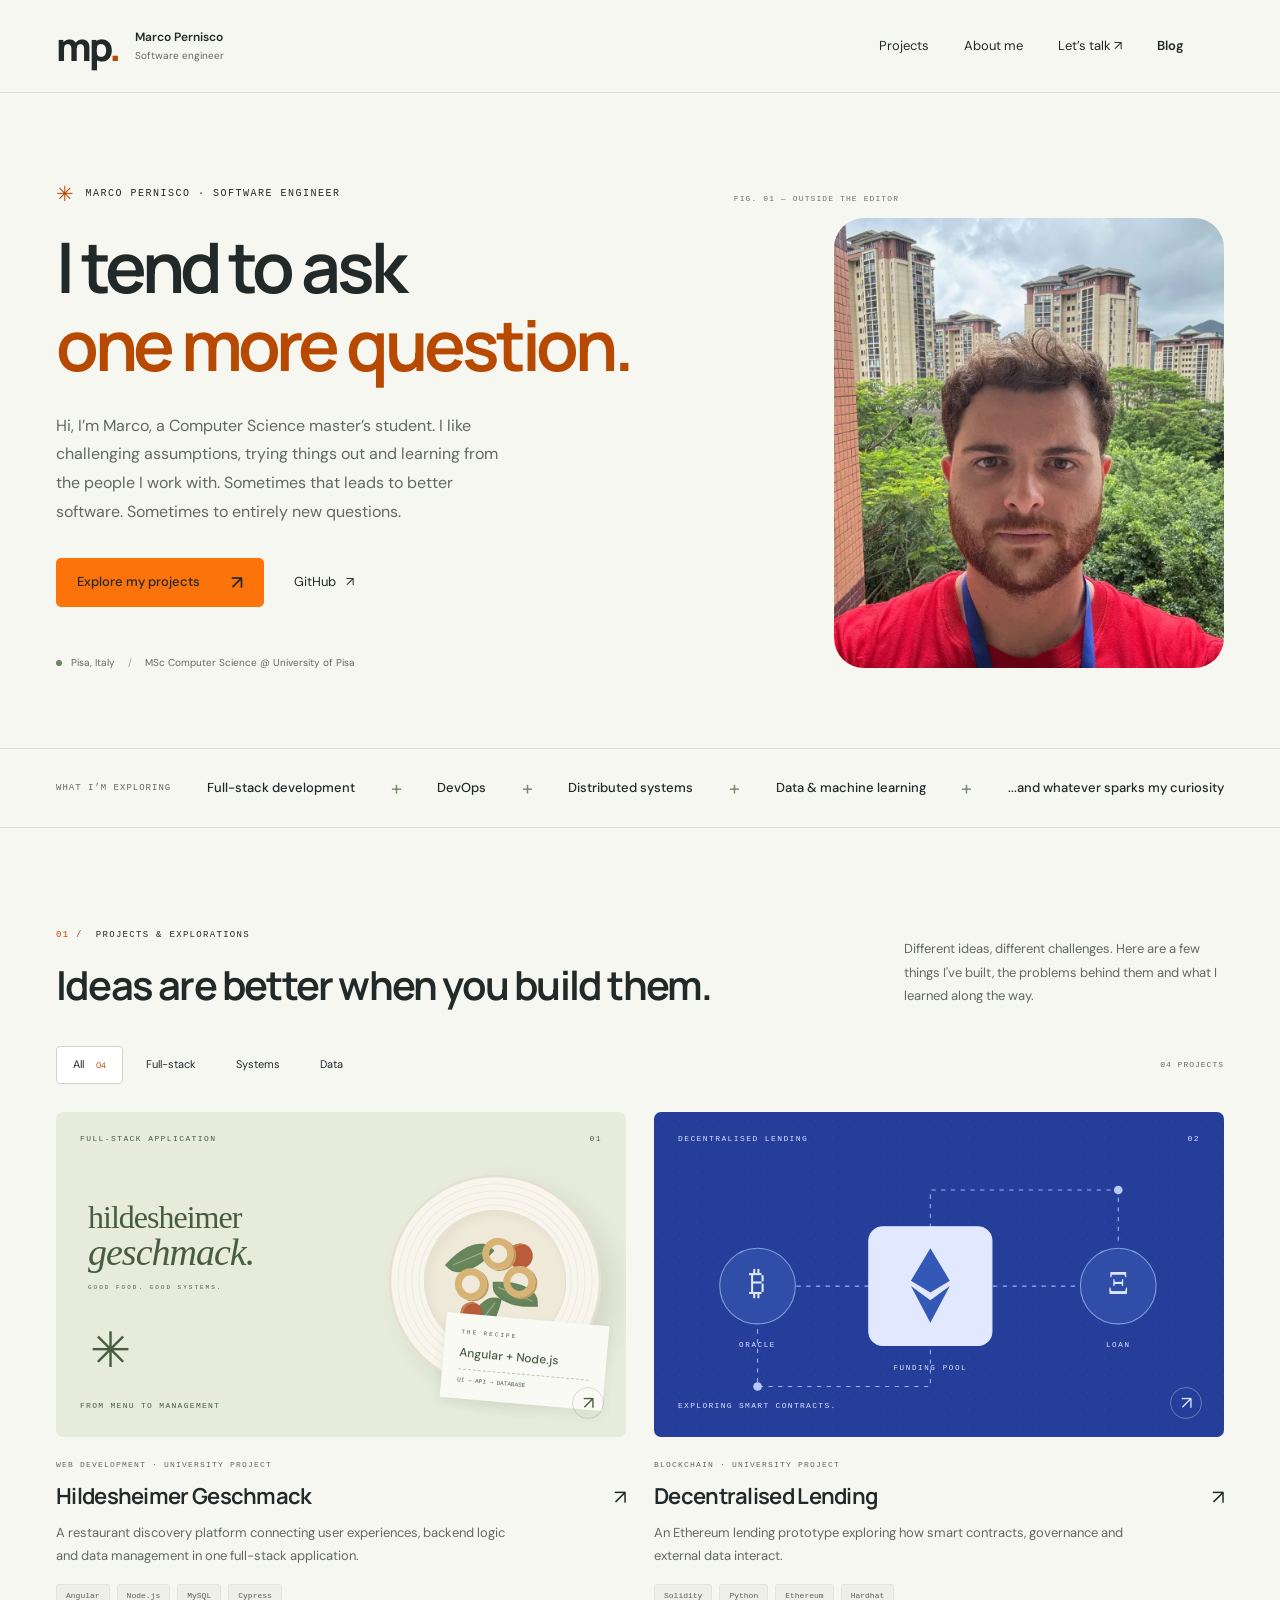
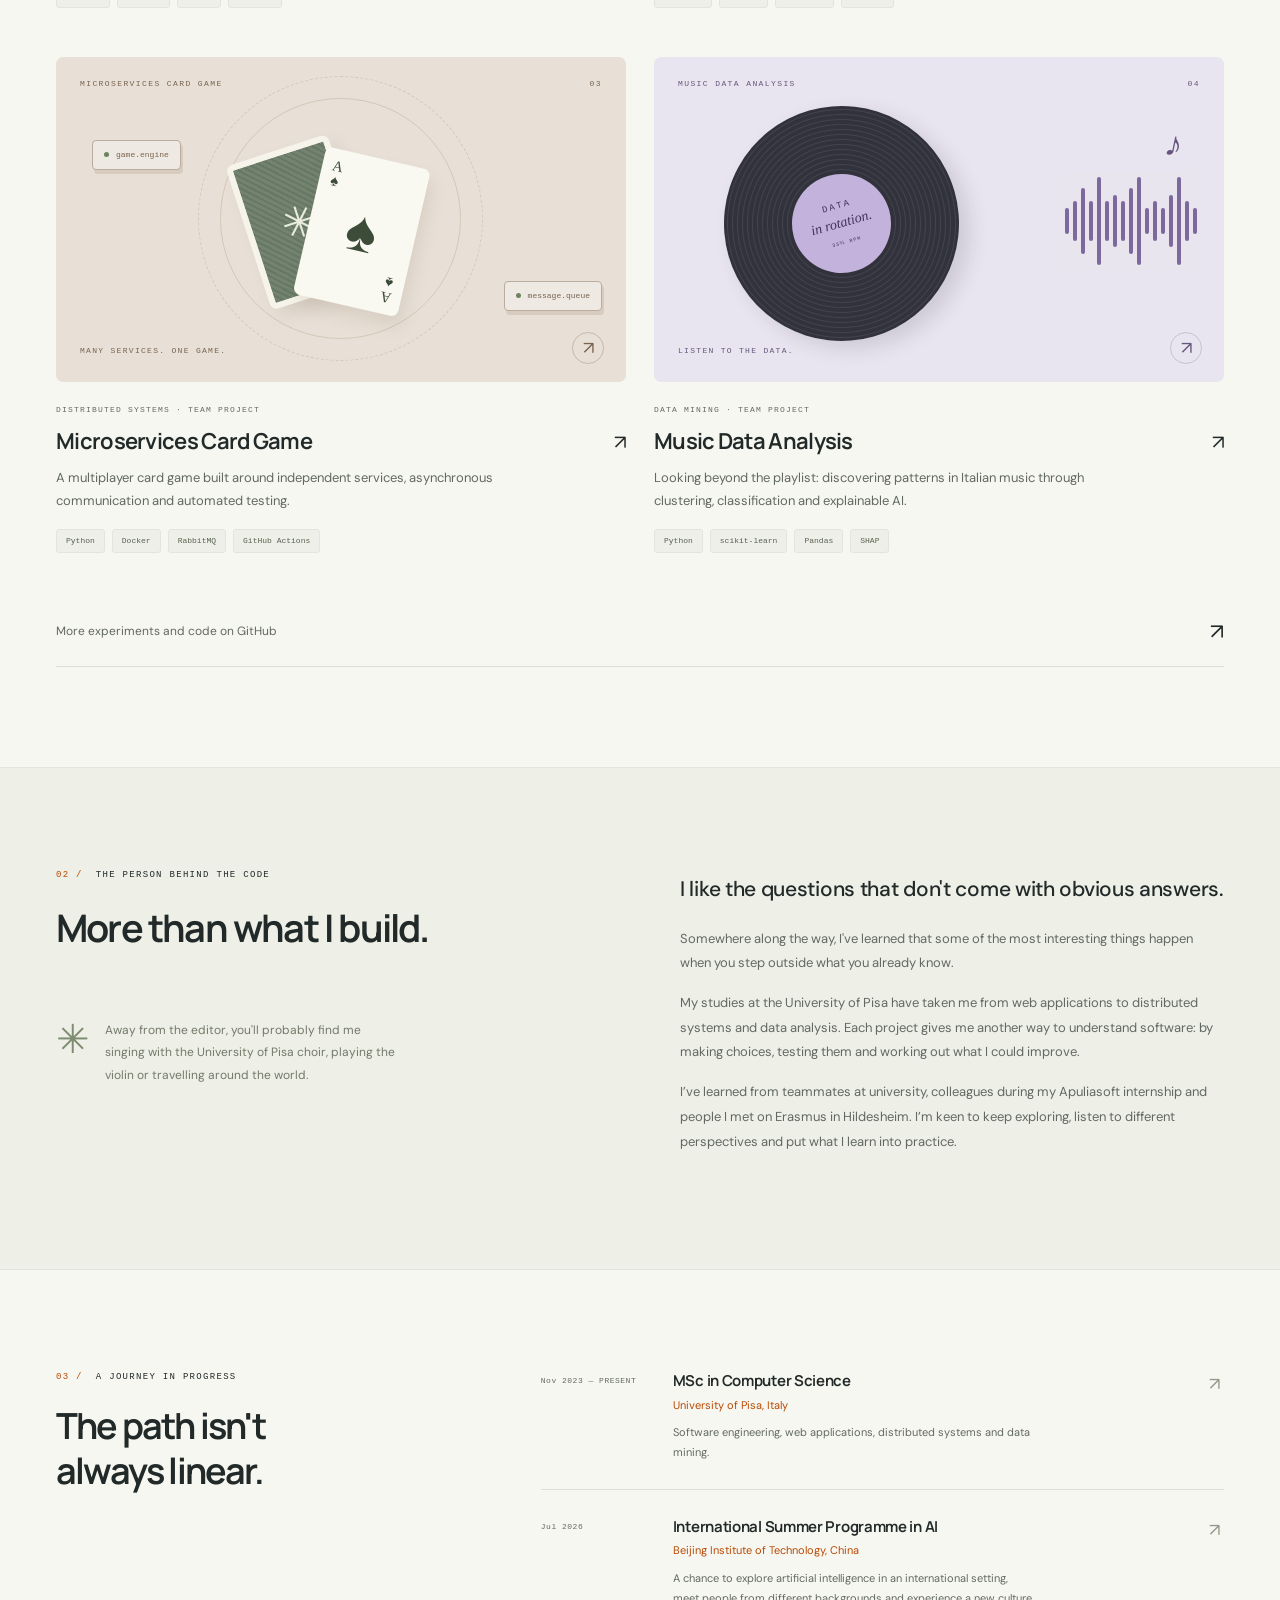
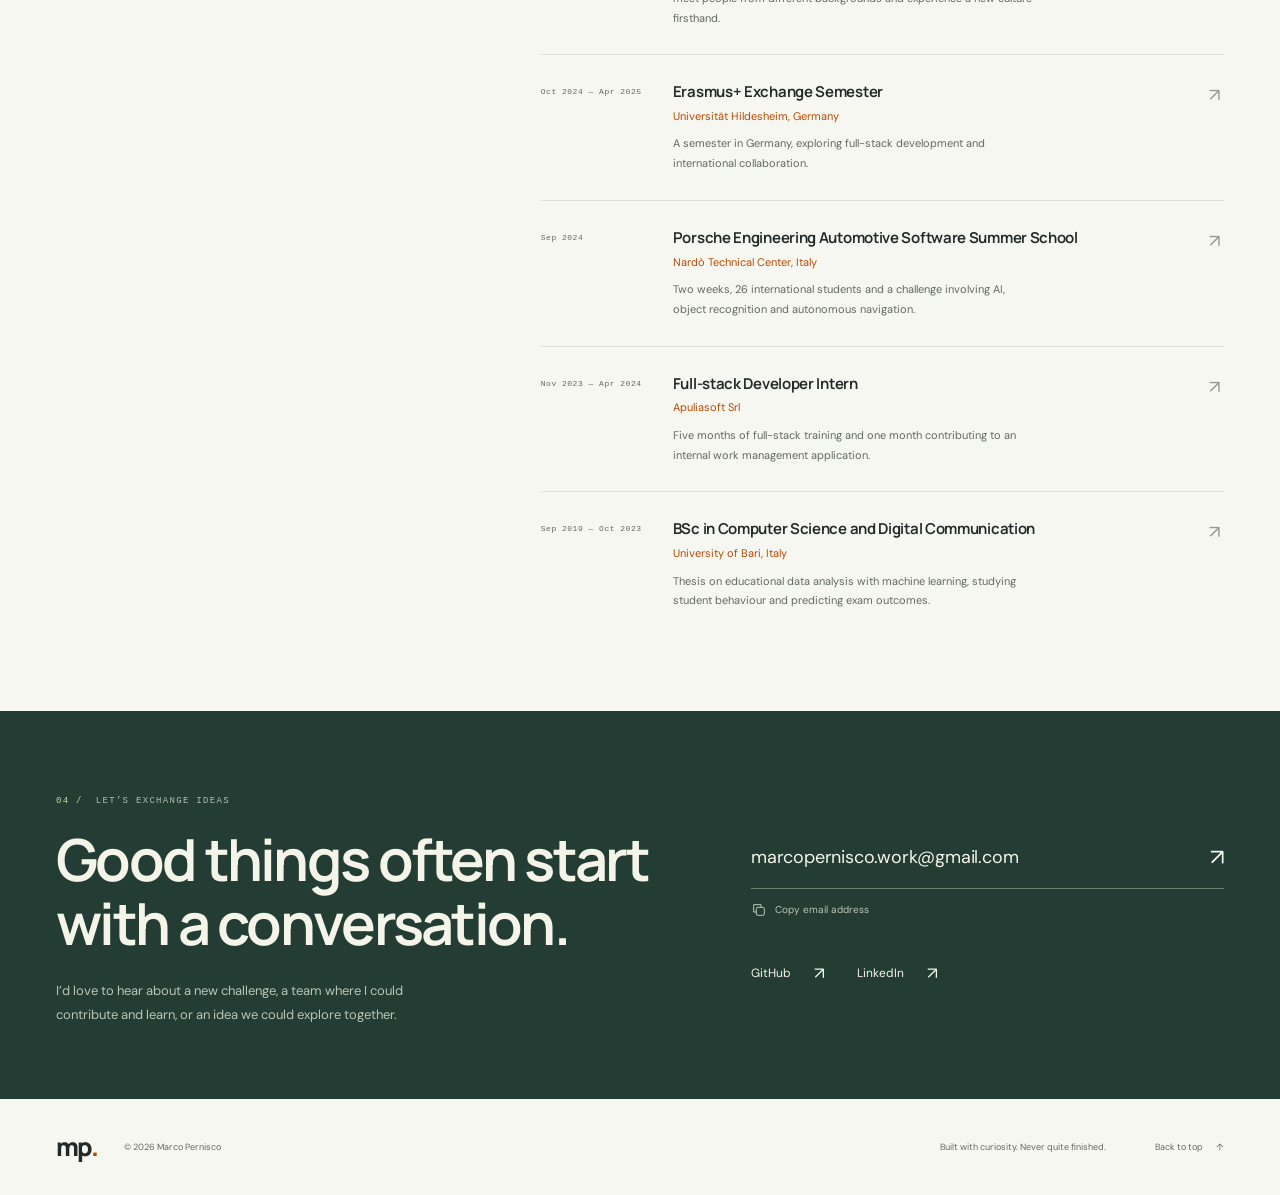
<file: index.html>
<!doctype html>
<html lang="en">
<head>
  <meta charset="utf-8">
  <meta name="viewport" content="width=device-width, initial-scale=1">
  <meta name="theme-color" content="#f7f7f2">
  <meta name="google-site-verification" content="oSBKRZNJfv5PBGhvlJ_uPoG9TiWR5mY82nUakodEQJE">
  <meta name="description" content="Marco Pernisco, software engineer and Computer Science master’s student in Pisa. Exploring new ideas, learning by building and growing through collaboration.">
  <meta property="og:title" content="Marco Pernisco — Software Engineer">
  <meta property="og:description" content="Curious mind. Always learning. Explore the projects, questions and experiences shaping my journey in software engineering.">
  <meta property="og:type" content="website">
  <meta property="og:locale" content="en_GB">
  <meta property="og:site_name" content="Marco Pernisco">
  <meta property="og:url" content="https://marcop-00.github.io/">
  <meta property="og:image" content="https://marcop-00.github.io/assets/og-marco-pernisco.jpg">
  <meta property="og:image:type" content="image/jpeg">
  <meta property="og:image:width" content="1200">
  <meta property="og:image:height" content="630">
  <meta property="og:image:alt" content="Marco Pernisco — Software engineer. Curious mind. Always learning. Portrait of Marco outdoors.">
  <title>Marco Pernisco — Software Engineer</title>
  <link rel="canonical" href="https://marcop-00.github.io/">
  <link rel="icon" href="assets/favicon.png" type="image/png">
  <link rel="stylesheet" href="style.css">
  <script src="script.js" defer></script>
</head>
<body>
  <a class="skip-link" href="#main">Skip to content</a>
  <header class="site-header">
    <div class="container header-inner">
      <a class="brand" href="#home" aria-label="Marco Pernisco, home"><span class="brand-mark">mp<span>.</span></span><span class="brand-name">Marco Pernisco<span>Software engineer</span></span></a>
      <nav class="desktop-nav" aria-label="Main navigation">
        <a href="#projects">Projects</a>
        <a href="#about">About me</a>
        <a href="#contact">Let’s talk ↗</a>
        <a href="blog.html">Blog</a>
      </nav>
      <div class="header-actions">
        <button class="menu-toggle" type="button" aria-expanded="false" aria-controls="mobile-nav" aria-label="Open menu"><span></span><span></span></button>
      </div>
    </div>
    <nav id="mobile-nav" class="mobile-nav" aria-label="Mobile navigation" hidden>
      <a href="#projects">Projects</a><a href="blog.html">Blog</a><a href="#about">About me</a><a href="#contact">Let’s talk ↗</a>
    </nav>
  </header>
  <main id="main">
    <section class="hero container" id="home" aria-labelledby="hero-title">
      <div class="hero-copy">
        <div class="eyebrow"><span class="small-cross" aria-hidden="true">✳</span><span>MARCO PERNISCO · SOFTWARE ENGINEER</span></div>
        <h1 id="hero-title"><span>I tend to ask</span><span class="blue-text">one more question.</span></h1>
        <p class="hero-description">Hi, I’m Marco, a Computer Science master’s student. I like challenging assumptions, trying things out and learning from the people I work with. Sometimes that leads to better software. Sometimes to entirely new questions.</p>
        <div class="hero-actions"><a class="button button-primary" href="#projects"><span>Explore my projects</span><span aria-hidden="true">↗</span></a><a class="text-link" href="https://github.com/Marcop-00" target="_blank" rel="noopener noreferrer">GitHub <span aria-hidden="true">↗</span></a></div>
        <div class="hero-location"><span class="location-dot" aria-hidden="true"></span><span>Pisa, Italy</span><span class="location-separator">/</span><span>MSc Computer Science @ University of Pisa</span></div>
      </div>
      <div class="system-art" aria-label="A portrait of Marco Pernisco outdoors">
        <div class="art-header"><span class="mono">FIG. 01 — <span>OUTSIDE THE EDITOR</span></span></div>
        <div class="system-scene">
          <picture>
            <source type="image/webp" srcset="assets/marco-portrait-480.webp 480w, assets/marco-portrait-768.webp 768w, assets/marco-portrait-1200.webp 1200w" sizes="(max-width: 390px) calc(100vw - 40px), (max-width: 700px) min(390px, calc(100vw - 56px)), (max-width: 900px) calc(45vw - 32px), 390px">
            <img class="system-photo" src="assets/marco-portrait.jpg" width="1200" height="1600" fetchpriority="high" decoding="async" alt="Marco Pernisco outdoors">
          </picture>
        </div>
      </div>
    </section>
    <div class="focus-strip"><div class="container"><span class="mono strip-label">WHAT I’M EXPLORING</span><span>Full-stack development</span><span class="strip-cross" aria-hidden="true">+</span><span>DevOps</span><span class="strip-cross" aria-hidden="true">+</span><span>Distributed systems</span><span class="strip-cross" aria-hidden="true">+</span><span>Data &amp; machine learning</span><span class="strip-cross" aria-hidden="true">+</span><span>...and whatever sparks my curiosity</span></div></div>
    <section class="projects-section container section" id="projects" aria-labelledby="projects-title">
      <div class="section-heading"><div><p class="section-kicker"><span>01 /</span><span>PROJECTS &amp; EXPLORATIONS</span></p><h2 id="projects-title">Ideas are better when you build them.</h2></div><p class="section-intro">Different ideas, different challenges. Here are a few things I've built, the problems behind them and what I learned along the way.</p></div>
      <div class="projects-toolbar"><div class="project-filters" role="group" aria-label="Filter projects"><button class="filter is-active" type="button" data-filter="all" aria-pressed="true"><span>All</span><span class="filter-count">04</span></button><button class="filter" type="button" data-filter="fullstack" aria-pressed="false">Full-stack</button><button class="filter" type="button" data-filter="systems" aria-pressed="false">Systems</button><button class="filter" type="button" data-filter="data" aria-pressed="false">Data</button></div><span class="mono project-count" aria-live="polite">04 <span>PROJECTS</span></span></div>
      <div class="project-grid">
        <article class="project-card" data-category="fullstack">
          <button class="project-visual restaurant-visual" type="button" data-project="restaurant" aria-label="Explore Hildesheimer Geschmack">
            <span class="visual-topline mono">FULL-STACK APPLICATION <span>01</span></span>
            <span class="restaurant-art" aria-hidden="true"><span class="restaurant-wordmark">hildesheimer<span>geschmack.</span><small>GOOD FOOD. GOOD SYSTEMS.</small></span><span class="plate"><span class="plate-center"><i class="leaf leaf-one"></i><i class="leaf leaf-two"></i><i class="leaf leaf-three"></i><i class="tomato tomato-one"></i><i class="tomato tomato-two"></i><i class="pasta pasta-one"></i><i class="pasta pasta-two"></i><i class="pasta pasta-three"></i></span></span><span class="restaurant-star">✳</span><span class="restaurant-ticket"><span>THE RECIPE</span><b>Angular + Node.js</b><i></i><small>UI → API → DATABASE</small></span></span>
            <span class="visual-bottomline mono">FROM MENU TO MANAGEMENT</span><span class="visual-arrow" aria-hidden="true">↗</span>
          </button>
          <div class="project-info"><p class="project-type">WEB DEVELOPMENT · UNIVERSITY PROJECT</p><h3><button type="button" data-project="restaurant">Hildesheimer Geschmack <span aria-hidden="true">↗</span></button></h3><p>A restaurant discovery platform connecting user experiences, backend logic and data management in one full-stack application.</p><div class="tags"><span>Angular</span><span>Node.js</span><span>MySQL</span><span>Cypress</span></div></div>
        </article>
        <article class="project-card" data-category="systems">
          <button class="project-visual lending-visual" type="button" data-project="lending" aria-label="Explore Decentralised Lending">
            <span class="visual-topline mono">DECENTRALISED LENDING <span>02</span></span>
            <span class="lending-art" aria-hidden="true"><svg viewBox="0 0 500 230"><path d="M82 114H186M300 114H416M242 60V25H416V76M242 164V207H82V149"/><circle cx="82" cy="114" r="35"/><circle cx="416" cy="114" r="35"/><rect x="185" y="59" width="114" height="110" rx="13"/><text x="82" y="121" class="coin-symbol">₿</text><text x="416" y="121" class="loan-symbol">Ξ</text><path class="diamond" d="M242 79L260 109L242 120L224 109ZM224 114L242 127L260 114L242 148Z"/><circle class="node" cx="416" cy="25" r="4"/><circle class="node" cx="82" cy="207" r="4"/><text x="82" y="170" class="diagram-label">ORACLE</text><text x="242" y="192" class="diagram-label">FUNDING POOL</text><text x="416" y="170" class="diagram-label">LOAN</text></svg></span>
            <span class="visual-bottomline mono">EXPLORING SMART CONTRACTS.</span><span class="visual-arrow" aria-hidden="true">↗</span>
          </button>
          <div class="project-info"><p class="project-type">BLOCKCHAIN · UNIVERSITY PROJECT</p><h3><button type="button" data-project="lending">Decentralised Lending <span aria-hidden="true">↗</span></button></h3><p>An Ethereum lending prototype exploring how smart contracts, governance and external data interact.</p><div class="tags"><span>Solidity</span><span>Python</span><span>Ethereum</span><span>Hardhat</span></div></div>
        </article>
        <article class="project-card" data-category="systems">
          <button class="project-visual game-visual" type="button" data-project="game" aria-label="Explore Microservices Card Game">
            <span class="visual-topline mono">MICROSERVICES CARD GAME <span>03</span></span>
            <span class="game-art" aria-hidden="true"><span class="game-ring"></span><span class="playing-card card-back"><span>✳</span></span><span class="playing-card card-front"><span class="card-corner">A<br>♠</span><span class="card-suit">♠</span><span class="card-corner corner-bottom">A<br>♠</span></span><span class="service-chip chip-engine"><span></span>game.engine</span><span class="service-chip chip-queue"><span></span>message.queue</span></span>
            <span class="visual-bottomline mono">MANY SERVICES. ONE GAME.</span><span class="visual-arrow" aria-hidden="true">↗</span>
          </button>
          <div class="project-info"><p class="project-type">DISTRIBUTED SYSTEMS · TEAM PROJECT</p><h3><button type="button" data-project="game">Microservices Card Game <span aria-hidden="true">↗</span></button></h3><p>A multiplayer card game built around independent services, asynchronous communication and automated testing.</p><div class="tags"><span>Python</span><span>Docker</span><span>RabbitMQ</span><span>GitHub Actions</span></div></div>
        </article>
        <article class="project-card" data-category="data">
          <button class="project-visual music-visual" type="button" data-project="music" aria-label="Explore Music Data Analysis">
            <span class="visual-topline mono">MUSIC DATA ANALYSIS <span>04</span></span>
            <span class="music-art" aria-hidden="true"><span class="record"><span class="record-label">DATA<br><em>in rotation.</em><span>33⅓ RPM</span></span></span><span class="waveform"><i></i><i></i><i></i><i></i><i></i><i></i><i></i><i></i><i></i><i></i><i></i><i></i><i></i><i></i><i></i><i></i><i></i></span><span class="music-note">♪</span></span>
            <span class="visual-bottomline mono">LISTEN TO THE DATA.</span><span class="visual-arrow" aria-hidden="true">↗</span>
          </button>
          <div class="project-info"><p class="project-type">DATA MINING · TEAM PROJECT</p><h3><button type="button" data-project="music">Music Data Analysis <span aria-hidden="true">↗</span></button></h3><p>Looking beyond the playlist: discovering patterns in Italian music through clustering, classification and explainable AI.</p><div class="tags"><span>Python</span><span>scikit-learn</span><span>Pandas</span><span>SHAP</span></div></div>
        </article>
      </div>
      <a class="all-code-link" href="https://github.com/Marcop-00" target="_blank" rel="noopener noreferrer"><span>More experiments and code on GitHub</span><span aria-hidden="true">↗</span></a>
    </section>
    <section class="about-section section" id="about" aria-labelledby="about-title"><div class="container about-grid">
      <div class="about-heading"><p class="section-kicker"><span>02 /</span><span>THE PERSON BEHIND THE CODE</span></p><h2 id="about-title"><span>More than what I build.</span></h2><div class="personal-note"><span class="note-asterisk" aria-hidden="true">✳</span><p>Away from the editor, you'll probably find me singing with the University of Pisa choir, playing the violin or travelling around the world.</p></div></div>
      <div class="about-content"><p class="about-lead">I like the questions that don't come with obvious answers.</p><p>Somewhere along the way, I've learned that some of the most interesting things happen when you step outside what you already know.</p><p>My studies at the University of Pisa have taken me from web applications to distributed systems and data analysis. Each project gives me another way to understand software: by making choices, testing them and working out what I could improve.</p><p>I’ve learned from teammates at university, colleagues during my Apuliasoft internship and people I met on Erasmus in Hildesheim. I’m keen to keep exploring, listen to different perspectives and put what I learn into practice.</p></div>
    </div></section>
    <section class="journey-section container section" aria-labelledby="journey-title"><div class="journey-layout"><div><p class="section-kicker"><span>03 /</span><span>A JOURNEY IN PROGRESS</span></p><h2 id="journey-title">The path isn't always linear.</h2></div><div class="timeline">
      <article class="timeline-item"><span class="timeline-date mono">Nov 2023 — PRESENT</span><div><h3>MSc in Computer Science</h3><p class="timeline-place">University of Pisa, Italy</p><p>Software engineering, web applications, distributed systems and data mining.</p></div><span class="timeline-symbol" aria-hidden="true">↗</span></article>
      <article class="timeline-item"><span class="timeline-date mono">Jul 2026</span><div><h3>International Summer Programme in AI</h3><p class="timeline-place">Beijing Institute of Technology, China</p><p>A chance to explore artificial intelligence in an international setting, meet people from different backgrounds and experience a new culture firsthand.</p></div><span class="timeline-symbol" aria-hidden="true">↗</span></article>
      <article class="timeline-item"><span class="timeline-date mono">Oct 2024 — Apr 2025</span><div><h3>Erasmus+ Exchange Semester</h3><p class="timeline-place">Universität Hildesheim, Germany</p><p>A semester in Germany, exploring full-stack development and international collaboration.</p></div><span class="timeline-symbol" aria-hidden="true">↗</span></article>
      <article class="timeline-item"><span class="timeline-date mono">Sep 2024</span><div><h3>Porsche Engineering Automotive Software Summer School</h3><p class="timeline-place">Nardò Technical Center, Italy</p><p>Two weeks, 26 international students and a challenge involving AI, object recognition and autonomous navigation.</p></div><span class="timeline-symbol" aria-hidden="true">↗</span></article>
      <article class="timeline-item"><span class="timeline-date mono">Nov 2023 — Apr 2024</span><div><h3>Full-stack Developer Intern</h3><p class="timeline-place">Apuliasoft Srl</p><p>Five months of full-stack training and one month contributing to an internal work management application.</p></div><span class="timeline-symbol" aria-hidden="true">↗</span></article>
      <article class="timeline-item"><span class="timeline-date mono">Sep 2019 — Oct 2023</span><div><h3>BSc in Computer Science and Digital Communication</h3><p class="timeline-place">University of Bari, Italy</p><p>Thesis on educational data analysis with machine learning, studying student behaviour and predicting exam outcomes.</p></div><span class="timeline-symbol" aria-hidden="true">↗</span></article>
    </div></div></section>
    <section class="contact-section" id="contact" aria-labelledby="contact-title"><div class="container contact-inner"><div><p class="section-kicker"><span>04 /</span><span>LET’S EXCHANGE IDEAS</span></p><h2 id="contact-title">Good things often start with a conversation.</h2><p>I’d love to hear about a new challenge, a team where I could contribute and learn, or an idea we could explore together.</p></div><div class="contact-actions"><a class="email-link" href="mailto:marcopernisco.work@gmail.com">marcopernisco.work@gmail.com <span aria-hidden="true">↗</span></a><button class="copy-email" type="button"><svg width="16" height="16" viewBox="0 0 24 24" fill="none" stroke="currentColor" stroke-width="1.5" aria-hidden="true"><rect x="8" y="8" width="12" height="12" rx="2"/><path d="M15 8V4H4v11h4"/></svg><span>Copy email address</span></button><div class="social-links"><a href="https://github.com/Marcop-00" target="_blank" rel="noopener noreferrer">GitHub <span aria-hidden="true">↗</span></a><a href="https://www.linkedin.com/in/marcopernisco/" target="_blank" rel="noopener noreferrer">LinkedIn <span aria-hidden="true">↗</span></a></div><p class="copy-status" role="status" aria-live="polite"></p></div></div></section>
  </main>
  <footer class="site-footer container"><a href="#home" class="footer-brand">mp<span>.</span></a><p>© <span id="current-year">2026</span> Marco Pernisco</p><p class="footer-note">Built with curiosity. Never quite finished.</p><a href="#home" class="back-top"><span>Back to top</span> ↑</a></footer>
  <dialog class="project-dialog" aria-labelledby="dialog-title"><div class="dialog-inner"><button class="dialog-close" type="button" aria-label="Close project details">×</button><p class="section-kicker" id="dialog-category"></p><h2 id="dialog-title"></h2><p id="dialog-summary" class="dialog-summary"></p><div class="dialog-detail"><h3>THE PROJECT</h3><p id="dialog-context"></p></div><div class="dialog-detail"><h3>MY CONTRIBUTION</h3><p id="dialog-contribution"></p></div><div class="tags" id="dialog-tags"></div><a id="dialog-source" class="button button-primary" target="_blank" rel="noopener noreferrer"><span>Explore the code</span><span aria-hidden="true">↗</span></a></div></dialog>
</body>
</html>
</file>
<file: style.css>
@import url('https://fonts.googleapis.com/css2?family=DM+Sans:wght@400;450;500;550;600;650;700&family=Manrope:wght@400;500;600;650;700;750;800&display=swap');
:root {
  --paper:#f7f7f2;
  --ink:#222a29;
  --muted:#626961;
  --orange:#fb730a;
  --orange-text:#b84900;
  --orange-hover:#ed6500;
  --line:#dedfd7;
  --sans:'DM Sans',Arial,sans-serif;
  --display:'Manrope',Arial,sans-serif;
  --mono:'SFMono-Regular',Consolas,monospace;
}

* {
  box-sizing:border-box;
}

html {
  scroll-behavior:smooth;
  scroll-padding-top:100px;
}

body {
  margin:0;
  background:var(--paper);
  color:var(--ink);
  font-family:var(--sans);
  font-size:16px;
  line-height:1.6;
  -webkit-font-smoothing:antialiased;
}

body.dialog-open {
  overflow:hidden;
}

button,a {
  -webkit-tap-highlight-color:transparent;
  touch-action:manipulation;
}

button {
  font:inherit;
  color:inherit;
  cursor:pointer;
  border:0;
}

a {
  color:inherit;
  text-decoration:none;
}

button:focus-visible,a:focus-visible {
  outline:3px solid var(--orange);
  outline-offset:6px;
}

::selection {
  background:#ffe0c7;
}

h1,h2,h3,p {
  margin:0;
}

h1,h2,h3 {
  font-family:var(--display);
  font-weight:650;
}

svg {
  display:block;
}

[hidden] {
  display:none!important;
}

.container {
  width:calc(100% - 112px);
  max-width:1248px;
  margin-inline:auto;
}

.mono {
  font-family:var(--mono);
  font-size:10px;
  letter-spacing:1px;
}

.blue-text {
  color:var(--orange-text);
}

.muted-text {
  color:#7e857a;
}

.skip-link {
  position:fixed;
  left:20px;
  top:-100px;
  z-index:100;
  background:var(--orange);
  color:white;
  padding:12px 20px;
  border-radius:4px;
}

.skip-link:focus {
  top:12px;
}

.site-header {
  position:sticky;
  top:0;
  z-index:20;
  background:rgba(247,247,242,.96);
  border-bottom:1px solid var(--line);
  backdrop-filter:blur(16px);
}

.header-inner {
  display:flex;
  align-items:center;
  height:92px;
  gap:40px;
}

.brand {
  display:flex;
  align-items:center;
  gap:17px;
}

.brand-mark {
  font-family:var(--display);
  font-weight:800;
  font-size:39px;
  line-height:1;
  letter-spacing:-3px;
}

.brand-mark span,.footer-brand span {
  color:var(--orange-text);
}

.brand-name {
  font-size:12px;
  font-weight:600;
  line-height:1.6;
}

.brand-name>span {
  display:block;
  color:var(--muted);
  font-size:10px;
  font-weight:400;
}

.desktop-nav {
  margin-left:auto;
  display:flex;
  align-items:center;
  gap:35px;
  font-size:13px;
}

.desktop-nav a {
  position:relative;
  padding:8px 0;
}

.desktop-nav a::after {
  content:'';
  position:absolute;
  bottom:0;
  left:0;
  width:0;
  height:1px;
  background:var(--orange);
  transition:width .2s;
}

.desktop-nav a:hover::after,.desktop-nav a.active::after {
  width:100%;
}

.desktop-nav a:last-child {
  font-weight:600;
}

.desktop-nav a span {
  margin-left:6px;
}

.header-actions {
  display:flex;
  gap:20px;
  align-items:center;
}

.menu-toggle {
  display:none;
  background:transparent;
  width:28px;
  height:36px;
  padding:5px;
}

.menu-toggle span {
  height:1px;
  display:block;
  background:var(--ink);
  margin:6px 0;
  transition:transform .2s;
}

.menu-toggle[aria-expanded=true] span:first-child {
  transform:translateY(3.5px) rotate(45deg);
}

.menu-toggle[aria-expanded=true] span:last-child {
  transform:translateY(-3.5px) rotate(-45deg);
}

.mobile-nav {
  border-top:1px solid var(--line);
  padding:20px 28px;
  display:grid;
  gap:16px;
}

.hero {
  display:grid;
  grid-template-columns:1.2fr 1fr;
  gap:50px;
  align-items:center;
  padding-top:83px;
  padding-bottom:70px;
  min-height:655px;
}

.eyebrow {
  display:flex;
  align-items:center;
  gap:10px;
  font-family:var(--mono);
  font-size:10px;
  letter-spacing:1.5px;
  margin-bottom:24px;
}

.small-cross {
  font-family:Arial,sans-serif;
  font-size:21px;
  line-height:1;
  color:var(--orange-text);
}

h1 {
  font-size:clamp(46px,5.45vw,77px);
  letter-spacing:-4.1px;
  line-height:1.12;
  font-weight:650;
}

h1>span {
  display:block;
  white-space:nowrap;
}

.hero-description {
  margin-top:27px;
  color:var(--muted);
  font-size:16px;
  line-height:1.8;
  max-width:455px;
}

.hero-actions {
  display:flex;
  align-items:center;
  gap:30px;
  margin-top:31px;
}

.button {
  display:inline-flex;
  align-items:center;
  justify-content:center;
  gap:31px;
  padding:14px 21px;
  border-radius:5px;
  font-size:13px;
  font-weight:500;
  min-height:49px;
  transition:background .2s,transform .2s;
}

.button-primary {
  color:var(--ink);
  background:var(--orange);
}

.button-primary:hover {
  background:var(--orange-hover);
  transform:translateY(-2px);
}

.button span:last-child {
  font-size:19px;
  line-height:1;
}

.text-link {
  font-size:13px;
  display:inline-flex;
  gap:10px;
  align-items:center;
  padding:12px 0;
}

.text-link:hover {
  color:var(--orange-text);
}

.hero-location {
  display:flex;
  align-items:center;
  gap:9px;
  margin-top:48px;
  color:var(--muted);
  font-size:10px;
}

.location-dot {
  width:6px;
  height:6px;
  background:#6f8366;
  border-radius:50%;
}

.location-separator {
  margin:0 4px;
  color:#a4a99e;
}

.system-art {
  align-self:start;
  position:relative;
  margin-top:0;
  min-width:0;
  background-image:radial-gradient(#c9cfc6 .7px,transparent .7px);
  background-size:14px 14px;
  border-radius:3px;
}

.art-header {
  display:flex;
  justify-content:space-between;
  align-items:center;
  padding:17px 12px 0 18px;
  color:#697368;
}

.art-header .mono {
  font-size:8px;
  letter-spacing:1.1px;
}

.art-cross {
  font-size:18px;
  font-weight:300;
}

.system-scene {
  height:auto;
  position:relative;
  isolation:isolate;
}

.system-scene picture {
  display:block;
}

.system-photo {
  display:block;
  width:min(100%,390px);
  height:auto;
  aspect-ratio:13 / 15;
  margin:12px 0 0 auto;
  object-fit:cover;
  border-radius:30px;
}

.art-orbit {
  width:270px;
  height:270px;
  border:1px solid #dfe3d9;
  border-radius:50%;
  position:absolute;
  top:30px;
  left:50%;
  transform:translateX(-50%);
  z-index:-1;
}

.orbit-two {
  width:330px;
  height:330px;
  top:0;
  opacity:.6;
}

.connection-lines {
  position:absolute;
  width:100%;
  height:100%;
  overflow:visible;
  z-index:-1;
}

.connection-lines path {
  fill:none;
  stroke:#a5b2a5;
  stroke-width:1;
  stroke-dasharray:4 4;
}

.connection-lines circle {
  fill:#254cce;
}

.connection-lines .moving-dash {
  stroke:var(--orange);
  stroke-width:2;
  stroke-dasharray:5 240;
  animation:flow 9s linear infinite;
}

.system-layer {
  position:absolute;
  display:flex;
  align-items:center;
  gap:17px;
  width:275px;
  min-height:91px;
  text-align:left;
  border:1px solid #cdd5c8;
  border-radius:7px;
  box-shadow:0 6px 0 #e2e7dc,0 7px 0 #cdd5c8;
  background:#f3f6ed;
  transform:rotate(-9deg);
  padding:17px 19px;
  transition:transform .25s,box-shadow .25s,background .25s;
}

.system-layer strong {
  font-family:var(--display);
  font-size:18px;
  font-weight:600;
  display:block;
  line-height:1.4;
  letter-spacing:-.5px;
}

.system-layer small {
  font-size:9px;
  display:block;
  opacity:.75;
  margin-top:4px;
}

.layer-ui {
  top:24px;
  left:28%;
}

.layer-api {
  top:127px;
  left:7%;
  background:#e8eddf;
}

.layer-data {
  top:230px;
  left:25%;
  background:#e0e8d5;
}

.system-layer.is-active {
  background:#e5eaff;
  border-color:#8faae9;
  box-shadow:0 6px 0 #c5d1f3,0 7px 0 #8faae9;
  color:#224bb6;
}

.system-layer:hover {
  transform:translateY(-4px) rotate(-9deg);
}

.layer-number {
  font-family:var(--mono);
  font-size:9px;
  align-self:flex-start;
  margin-left:auto;
  opacity:.6;
}

.layer-icon {
  flex-shrink:0;
  width:38px;
  height:35px;
}

.window-icon {
  display:flex;
  position:relative;
  gap:3px;
  border:1px solid currentColor;
  border-radius:3px;
  padding:5px;
}

.window-icon i {
  display:block;
  width:3px;
  height:3px;
  background:currentColor;
  border-radius:50%;
}

.window-icon b {
  position:absolute;
  left:0;
  right:0;
  top:12px;
  border-top:1px solid currentColor;
}

.code-icon {
  white-space:nowrap;
  font-family:var(--mono);
  font-size:28px;
  line-height:35px;
  letter-spacing:-5px;
}

.database-icon {
  height:30px;
  border:1px solid currentColor;
  border-radius:50%/23%;
  position:relative;
}

.database-icon::before,.database-icon::after,.database-icon i {
  content:'';
  position:absolute;
  left:-1px;
  right:-1px;
  height:12px;
  border:1px solid currentColor;
  border-top:0;
  border-radius:50%;
  top:0;
}

.database-icon::after {
  top:10px;
}

.database-icon i {
  top:-1px;
  border-top:1px solid currentColor;
}

.art-coordinate {
  position:absolute;
  font-size:8px;
  color:#7c8978;
  line-height:1.8;
}

.coordinate-top {
  top:50px;
  left:16px;
}

.coordinate-bottom {
  bottom:19px;
  right:14px;
  font-size:19px;
  color:var(--orange-text);
  transform:rotate(-9deg);
}

.art-footer {
  display:flex;
  align-items:center;
  gap:9px;
  position:relative;
  padding:25px 11px 16px;
  background:linear-gradient(0deg,var(--paper) 75%,transparent);
  font-size:10px;
  color:#70776b;
  min-height:72px;
}

.art-footer p {
  flex:1;
  max-width:350px;
}

.art-footer>span:last-child {
  color:var(--orange-text);
  font-size:17px;
}

.art-dot {
  height:5px;
  width:5px;
  border-radius:50%;
  background:var(--orange);
  flex-shrink:0;
}

.focus-strip {
  border-top:1px solid var(--line);
  border-bottom:1px solid var(--line);
}



.focus-strip>.container {
  display:flex;
  align-items:center;
  justify-content:space-between;
  gap:20px;
  min-height:78px;
  font-size:13px;
  font-weight:500;
}

.strip-label {
  color:var(--muted);
  font-size:9px;
  font-weight:400;
}

.strip-cross {
  color:#7c8b74;
  font-size:20px;
  font-weight:400;
}

.section {
  padding-top:100px;
  padding-bottom:100px;
}

.section-heading {
  display:flex;
  justify-content:space-between;
  align-items:flex-end;
  gap:50px;
}

.section-kicker {
  display:flex;
  gap:13px;
  font-family:var(--mono);
  font-size:9px;
  letter-spacing:1.3px;
  line-height:1.6;
  margin-bottom:18px;
}

.section-kicker>span:first-child {
  color:var(--orange-text);
}

h2 {
  font-size:40px;
  letter-spacing:-1.8px;
  line-height:1.25;
}

.section-intro {
  color:var(--muted);
  max-width:320px;
  font-size:13px;
  line-height:1.8;
  padding-bottom:3px;
}

.projects-toolbar {
  display:flex;
  align-items:center;
  justify-content:space-between;
  margin:36px 0 28px;
  gap:15px;
}

.project-filters {
  display:flex;
  gap:6px;
  flex-wrap:wrap;
}

.filter {
  font-size:11px;
  line-height:1.6;
  padding:9px 16px;
  border:1px solid transparent;
  border-radius:4px;
  background:transparent;
  display:flex;
  align-items:center;
  gap:12px;
  transition:background .2s,border-color .2s;
}

.filter:hover {
  background:#ecede6;
}

.filter.is-active {
  background:#fff;
  border-color:#cfd3c6;
}

.filter-count {
  color:var(--orange-text);
  font-size:8px;
}

.project-count {
  color:var(--muted);
  font-size:8px;
  white-space:nowrap;
}

.project-grid {
  display:grid;
  grid-template-columns:1fr 1fr;
  gap:49px 28px;
}

.blog-grid {
  display:grid;
  grid-template-columns:repeat(3,minmax(0,1fr));
  gap:28px;
}

.blog-page-header {
  display:grid;
  grid-template-columns:minmax(0,1.2fr) minmax(220px,.8fr);
  align-items:end;
  gap:50px;
  padding-top:100px;
  padding-bottom:65px;
}

.blog-page-header h1 {
  font-size:clamp(48px,6vw,82px);
}

.blog-page-header h1>span {
  white-space:normal;
}

.blog-page-header .section-intro {
  max-width:38ch;
  font-size:15px;
  padding-bottom:8px;
}

.blog-page-content {
  padding-bottom:100px;
}

.blog-card {
  min-width:0;
  border:1px solid var(--line);
  border-radius:7px;
  background:#fbfbf6;
  transition:border-color .2s,box-shadow .2s;
}

.blog-card:focus-within,.blog-card:hover {
  border-color:#c9c9bb;
  box-shadow:0 6px 22px #26332813;
}

.blog-card-link {
  display:flex;
  flex-direction:column;
  height:100%;
  border-radius:inherit;
}

.blog-image {
  aspect-ratio:16 / 10;
  overflow:hidden;
  border-radius:6px 6px 0 0;
  background:#e8ebe1;
}

.blog-image img {
  display:block;
  width:100%;
  height:100%;
  object-fit:cover;
  transition:transform .35s;
}

.blog-card-link:hover img {
  transform:scale(1.03);
}

.blog-card-content {
  display:flex;
  flex:1;
  flex-direction:column;
  gap:12px;
  padding:22px 22px 25px;
}

.blog-meta {
  display:flex;
  flex-wrap:wrap;
  align-items:baseline;
  gap:4px 14px;
  color:var(--muted);
  font-size:10px;
  letter-spacing:.25px;
}

.blog-meta span:first-child {
  color:var(--orange-text);
}

.blog-card h2 {
  font-size:clamp(20px,2.1vw,27px);
  line-height:1.35;
  letter-spacing:-.5px;
  overflow-wrap:anywhere;
}

.blog-card-description {
  color:var(--muted);
  font-size:14px;
  line-height:1.75;
  overflow-wrap:anywhere;
}

.blog-card-cta {
  margin-top:auto;
  padding-top:8px;
  color:var(--orange-text);
  font-size:13px;
  font-weight:600;
}

.blog-empty {
  padding:clamp(36px,6vw,76px) 0;
  border-block:1px solid var(--line);
  color:var(--muted);
}

.blog-article {
  padding-block:clamp(26px,5vw,68px) clamp(58px,8vw,108px);
  overflow-wrap:anywhere;
}

.article-column {
  max-width:720px;
  margin-inline:auto;
}

.article-back {
  margin-bottom:clamp(16px,3vw,32px);
  color:var(--orange-text);
}

.article-header h1 {
  margin-top:14px;
  font-size:clamp(36px,5.8vw,72px);
  letter-spacing:-.05em;
  line-height:1.12;
}

.article-description {
  margin-top:20px;
  color:var(--muted);
  font-size:clamp(16px,2vw,20px);
  line-height:1.6;
}

.article-photo {
  margin:0;
  text-align:center;
}

.article-cover {
  max-width:720px;
  margin:clamp(28px,5vw,54px) auto 0;
}

.article-photo-link {
  display:inline-block;
  max-width:100%;
  position:relative;
  vertical-align:top;
  border-radius:7px;
}

.article-photo-link img {
  display:block;
  max-width:100%;
  height:auto;
  border-radius:inherit;
}

.article-cover img {
  max-height:min(56vh,540px);
  width:auto;
}

.article-photo-zoom {
  position:absolute;
  right:10px;
  bottom:10px;
  display:grid;
  place-items:center;
  width:38px;
  height:38px;
  border-radius:50%;
  background:var(--paper);
  color:var(--ink);
  font-size:24px;
  line-height:1;
  transition:background .2s;
}

.article-photo-link:hover .article-photo-zoom {
  background:#ffe0c7;
}

.article-photo figcaption,.photo-viewer-caption {
  margin-top:8px;
  color:var(--muted);
  font-size:13px;
}

.article-body {
  padding-block:clamp(28px,5vw,55px);
  font-size:clamp(16px,1.6vw,18px);
  line-height:1.8;
}

.article-body p+p {
  margin-top:1.2em;
}

.article-section {
  margin-top:2.5em;
}

.article-section h2 {
  margin-bottom:.8em;
  font-size:clamp(24px,3vw,32px);
  letter-spacing:-.04em;
  line-height:1.25;
}

.article-inline-photos {
  display:grid;
  grid-template-columns:repeat(auto-fit,minmax(min(100%,240px),1fr));
  gap:clamp(16px,3vw,24px);
  margin-top:1.8em;
}

.article-inline-photos .article-photo:only-child {
  width:100%;
  max-width:520px;
  margin-inline:auto;
}

.article-inline-photos .article-photo-link {
  display:block;
  aspect-ratio:1;
  overflow:hidden;
  border:1px solid var(--line);
  background:#eeefe8;
}

.article-inline-photos img {
  width:100%;
  height:100%;
  object-fit:contain;
}

.article-gallery {
  max-width:960px;
  margin:0 auto clamp(32px,6vw,64px);
}

.article-gallery h2 {
  margin-bottom:18px;
  font-size:clamp(24px,3vw,34px);
  letter-spacing:-.05em;
}

.article-gallery-grid {
  display:grid;
  grid-template-columns:repeat(auto-fill,minmax(min(100%,clamp(120px,24vw,200px)),1fr));
  gap:clamp(12px,2vw,20px);
}

.article-gallery-grid .article-photo-link {
  display:block;
  aspect-ratio:1;
  overflow:hidden;
  border:1px solid var(--line);
  background:#eeefe8;
}

.article-gallery-grid img {
  width:100%;
  height:100%;
  object-fit:contain;
}

.article-gallery-grid .article-photo-zoom {
  right:8px;
  bottom:8px;
  width:28px;
  height:28px;
  font-size:20px;
}

.article-footer {
  border-top:1px solid var(--line);
  padding-top:16px;
}

.article-tags,.article-links {
  margin:0;
  padding:0;
  list-style:none;
}

.article-tags span {
  display:block;
  font-size:10px;
}

.article-links {
  display:flex;
  flex-wrap:wrap;
  gap:0 24px;
}

.article-links a {
  font-size:14px;
  color:var(--orange-text);
  text-decoration:underline;
  text-underline-offset:3px;
}

.photo-viewer {
  width:min(1024px,calc(100% - 28px));
  max-height:calc(100% - 28px);
  padding:0;
  border:1px solid var(--line);
  border-radius:12px;
  background:var(--paper);
  color:var(--ink);
  box-shadow:0 20px 80px #14232c40;
}

.photo-viewer::backdrop {
  background:#14232cbb;
}

.photo-viewer-inner {
  padding:clamp(14px,3vw,24px);
}

.photo-viewer-header,.photo-viewer-controls {
  display:flex;
  align-items:center;
  justify-content:space-between;
  gap:8px;
}

.photo-viewer-header {
  margin-bottom:12px;
}

.photo-viewer-header h2 {
  font-size:18px;
  letter-spacing:0;
}

.photo-viewer button {
  min-width:44px;
  min-height:44px;
  padding:0 8px;
  border-radius:4px;
  background:#eeefe8;
  font-size:13px;
}

.photo-viewer button:hover {
  background:#ffe0c7;
}

.photo-viewer .photo-viewer-close {
  border-radius:50%;
  font-size:25px;
  line-height:1;
}

.photo-viewer img {
  display:block;
  max-width:100%;
  max-height:60dvh;
  width:auto;
  height:auto;
  margin-inline:auto;
}

.photo-viewer-caption {
  text-align:center;
  overflow-wrap:anywhere;
}

.photo-viewer-controls {
  margin-top:12px;
}

.photo-viewer-counter {
  margin-inline:auto;
  color:var(--muted);
  font-size:13px;
  white-space:nowrap;
}

.photo-viewer-status {
  position:absolute;
  width:1px;
  height:1px;
  clip-path:inset(50%);
  overflow:hidden;
  white-space:nowrap;
}

.project-card {
  min-width:0;
}

.project-visual {
  display:block;
  width:100%;
  height:325px;
  border-radius:7px;
  position:relative;
  overflow:hidden;
  text-align:left;
  transition:box-shadow .3s;
  padding:0;
}

.project-visual:hover {
  box-shadow:0 6px 22px #26332813;
}

.visual-topline {
  position:absolute;
  left:24px;
  top:21px;
  right:24px;
  display:flex;
  justify-content:space-between;
  font-size:8px;
  z-index:2;
  letter-spacing:1.4px;
}

.visual-bottomline {
  position:absolute;
  left:24px;
  bottom:24px;
  font-size:8px;
  letter-spacing:1.3px;
  z-index:2;
}

.visual-arrow {
  position:absolute;
  bottom:18px;
  right:22px;
  display:grid;
  place-items:center;
  width:32px;
  height:32px;
  border:1px solid #ffffff50;
  border-radius:50%;
  font-size:18px;
  transition:transform .2s;
}

.project-visual:hover .visual-arrow {
  transform:rotate(45deg);
  background:#ffffff20;
}

.project-info {
  padding:22px 0 0;
}

.project-type {
  font-family:var(--mono);
  font-size:8px;
  letter-spacing:1.2px;
  color:var(--muted);
  margin-bottom:9px;
}

.project-info h3 {
  font-size:22px;
  letter-spacing:-.7px;
  line-height:1.4;
}

.project-info h3 button {
  font-family:inherit;
  font-size:inherit;
  line-height:inherit;
  letter-spacing:inherit;
  font-weight:inherit;
  display:flex;
  justify-content:space-between;
  align-items:baseline;
  gap:14px;
  width:100%;
  text-align:left;
  background:transparent;
  padding:0;
}

.project-info h3 button:hover {
  color:var(--orange-text);
}

.project-info h3 span {
  font-family:var(--sans);
  font-weight:400;
  font-size:20px;
}

.project-info>p:not(.project-type) {
  font-size:13px;
  color:var(--muted);
  line-height:1.8;
  margin-top:9px;
  max-width:470px;
}

.tags {
  display:flex;
  gap:7px;
  flex-wrap:wrap;
  margin-top:17px;
}

.tags span {
  padding:4px 9px;
  background:#eeefe8;
  border:1px solid #e3e5db;
  border-radius:3px;
  color:#58624f;
  font-family:var(--mono);
  font-size:8px;
  line-height:1.7;
}

.restaurant-visual {
  background:#e6ebdc;
  color:#475c40;
}

.restaurant-art {
  position:absolute;
  inset:0;
}

.restaurant-wordmark {
  position:absolute;
  top:89px;
  left:32px;
  font-family:Georgia,serif;
  font-size:32px;
  line-height:1;
  letter-spacing:-1px;
  z-index:2;
}

.restaurant-wordmark>span {
  display:block;
  font-style:italic;
  font-size:38px;
}

.restaurant-wordmark small {
  display:block;
  font-family:var(--mono);
  font-size:6px;
  letter-spacing:2px;
  margin-top:14px;
}

.restaurant-star {
  position:absolute;
  bottom:62px;
  left:34px;
  font-size:49px;
  line-height:1;
}

.plate {
  width:212px;
  height:212px;
  border:2px solid #e6dfcf;
  border-radius:50%;
  background:repeating-radial-gradient(circle at center,#f8f5ed 0px,#f8f5ed 5px,#ede9de 6px,#f8f5ed 7px);
  position:absolute;
  right:25px;
  top:63px;
  box-shadow:10px 15px 25px #4c56341c;
  transform:rotate(-17deg);
}

.plate-center {
  position:absolute;
  inset:33px;
  background:#eee9d9;
  border-radius:50%;
  border:1px solid #e4dfce;
  box-shadow:inset 2px 5px 9px #87784e15;
}

.leaf {
  position:absolute;
  width:45px;
  height:25px;
  border-radius:0 80% 0 80%;
  background:#68865b;
  transform:rotate(-28deg);
  box-shadow:inset -2px -3px 3px #405e3520;
}

.leaf::after {
  content:'';
  width:37px;
  height:1px;
  background:#a6b195;
  position:absolute;
  top:12px;
  left:4px;
  transform:rotate(22deg);
}

.leaf-one {
  top:28px;
  left:30px;
}

.leaf-two {
  top:76px;
  left:63px;
  transform:rotate(17deg);
}

.leaf-three {
  top:89px;
  left:26px;
  transform:rotate(-57deg);
}

.tomato {
  position:absolute;
  border-radius:50%;
  background:#b85c3a;
  width:25px;
  height:25px;
  box-shadow:inset 2px 2px 0 #cf7a55;
}

.tomato-one {
  top:41px;
  left:89px;
}

.tomato-two {
  top:83px;
  left:27px;
  width:22px;
  height:22px;
}

.pasta {
  position:absolute;
  border:7px solid #d7b476;
  width:32px;
  height:32px;
  border-radius:50%;
  transform:rotate(-15deg);
  box-shadow:1px 2px 0 #bc9b60;
}

.pasta-one {
  top:50px;
  left:30px;
}

.pasta-two {
  top:62px;
  left:77px;
}

.pasta-three {
  top:29px;
  left:65px;
}

.restaurant-ticket {
  position:absolute;
  right:20px;
  bottom:33px;
  background:#fafaf4;
  padding:14px 16px;
  box-shadow:0 5px 12px #344a2a12;
  transform:rotate(5deg);
  display:grid;
  gap:6px;
  min-width:163px;
}

.restaurant-ticket span {
  font-family:var(--mono);
  font-size:6px;
  letter-spacing:2px;
}

.restaurant-ticket b {
  font-size:12px;
  font-weight:500;
}

.restaurant-ticket i {
  height:1px;
  border-top:1px dashed #bfc8b8;
}

.restaurant-ticket small {
  font-family:var(--mono);
  font-size:6px;
}

.restaurant-visual .visual-arrow {
  border-color:#475c4030;
}

.lending-visual {
  background:#243e99;
  color:#d9e2ff;
  background-image:radial-gradient(#ffffff14 .7px,transparent .7px);
  background-size:17px 17px;
}

.lending-art {
  position:absolute;
  inset:63px 15px 38px;
  display:flex;
  align-items:center;
}

.lending-art svg {
  width:100%;
  height:auto;
  overflow:visible;
}

.lending-art path {
  fill:none;
  stroke:#96b4f4;
  stroke-width:1;
  stroke-dasharray:4 5;
}

.lending-art circle,.lending-art rect {
  fill:#304da7;
  stroke:#819edb;
  stroke-width:1;
}

.lending-art rect {
  fill:#e1e8ff;
  stroke:#e1e8ff;
}

.lending-art text {
  text-anchor:middle;
  fill:#dde6ff;
}

.lending-art .coin-symbol,.lending-art .loan-symbol {
  font-family:Georgia,serif;
  font-size:31px;
}

.lending-art .diagram-label {
  font-family:var(--mono);
  font-size:7px;
  letter-spacing:1.5px;
}

.lending-art .diamond {
  stroke:none;
  fill:#3458b6;
}

.lending-art .node {
  fill:#b9cbfb;
  stroke:none;
}

.game-visual {
  background:#e8e0d7;
  color:#78634f;
}

.game-art {
  position:absolute;
  inset:0;
}

.game-ring {
  position:absolute;
  width:241px;
  height:241px;
  border:1px solid #bca890;
  border-radius:50%;
  top:41px;
  left:calc(50% - 121px);
  opacity:.45;
}

.game-ring::before {
  content:'';
  position:absolute;
  inset:-23px;
  border:1px dashed #bca890;
  border-radius:50%;
}

.playing-card {
  position:absolute;
  width:107px;
  height:151px;
  top:88px;
  left:calc(50% - 64px);
  border-radius:7px;
  box-shadow:6px 10px 16px #76604920;
}

.card-back {
  background:repeating-linear-gradient(45deg,#667763 0,#667763 2px,#738370 2px,#738370 5px);
  transform:rotate(-18deg) translate(-30px,-8px);
  border:6px solid #f6f4ea;
  display:grid;
  place-items:center;
}

.card-back>span {
  font-size:43px;
  color:#e9ecdd;
  line-height:1;
}

.card-front {
  background:#f9f8f1;
  transform:rotate(13deg) translate(33px,4px);
  color:#3d4c39;
  display:grid;
  place-items:center;
}

.card-suit {
  font-size:58px;
}

.card-corner {
  position:absolute;
  top:10px;
  left:10px;
  font-size:15px;
  line-height:1;
  text-align:center;
  font-family:Georgia,serif;
}

.corner-bottom {
  top:auto;
  left:auto;
  bottom:10px;
  right:10px;
  transform:rotate(180deg);
}

.service-chip {
  position:absolute;
  border:1px solid #baac9e;
  background:#eee9e2;
  font-family:var(--mono);
  font-size:8px;
  line-height:1;
  display:flex;
  align-items:center;
  gap:7px;
  padding:10px 11px;
  border-radius:4px;
  box-shadow:2px 4px 0 #d8ccbe;
}

.service-chip>span {
  height:5px;
  width:5px;
  background:#6e8260;
  border-radius:50%;
}

.chip-engine {
  top:83px;
  left:36px;
}

.chip-queue {
  bottom:71px;
  right:24px;
}

.game-visual .visual-arrow {
  border-color:#78634f50;
}

.music-visual {
  background:#e8e5f0;
  color:#66567b;
}

.music-art {
  position:absolute;
  inset:0;
  overflow:hidden;
}

.record {
  position:absolute;
  width:235px;
  height:235px;
  left:70px;
  top:49px;
  border-radius:50%;
  background:repeating-radial-gradient(circle,#31323c 0,#31323c 3px,#44434d 4px,#31323c 5px);
  box-shadow:8px 10px 20px #332d4426;
  display:grid;
  place-items:center;
  transform:rotate(-16deg);
}

.record-label {
  background:#c2b2dc;
  border-radius:50%;
  width:99px;
  height:99px;
  display:flex;
  flex-direction:column;
  justify-content:center;
  align-items:center;
  color:#453257;
  font-family:var(--mono);
  font-size:9px;
  line-height:1.4;
  letter-spacing:2px;
}

.record-label em {
  font-family:Georgia,serif;
  font-size:14px;
  letter-spacing:0;
}

.record-label>span {
  font-size:5px;
  letter-spacing:1px;
  margin-top:7px;
}

.waveform {
  position:absolute;
  right:27px;
  top:115px;
  display:flex;
  align-items:center;
  gap:4px;
  height:98px;
  background:#e8e5f0b3;
  padding:10px 0;
}

.waveform i {
  width:4px;
  height:26px;
  background:#7d699d;
  border-radius:4px;
}

.waveform i:nth-child(3n) {
  height:66px;
}

.waveform i:nth-child(2n) {
  height:40px;
}

.waveform i:nth-child(5n) {
  height:88px;
}

.waveform i:nth-child(7n) {
  height:52px;
}

.music-note {
  font-family:Georgia,serif;
  position:absolute;
  top:60px;
  right:42px;
  font-size:35px;
  transform:rotate(12deg);
}

.music-visual .visual-arrow {
  border-color:#66567b40;
}

.all-code-link {
  border-bottom:1px solid var(--line);
  padding:17px 0;
  display:flex;
  justify-content:space-between;
  align-items:center;
  color:var(--muted);
  font-size:12px;
  margin-top:44px;
}

.all-code-link span:last-child {
  font-size:22px;
  color:var(--ink);
}

.all-code-link:hover {
  color:var(--orange-text);
  border-color:var(--orange-text);
}

.about-section {
  background:#eeefe7;
  border-top:1px solid #e3e5dc;
  border-bottom:1px solid #e3e5dc;
}

.about-grid {
  display:grid;
  grid-template-columns:1fr 1fr;
  gap:80px;
}

.about-heading h2 {
  font-size:38px;
  line-height:1.4;
  letter-spacing:-1.8px;
}

.personal-note {
  display:flex;
  align-items:flex-start;
  gap:15px;
  margin-top:65px;
  max-width:340px;
}

.note-asterisk {
  color:#7e8d72;
  font-size:40px;
  line-height:1;
}

.personal-note p {
  font-size:12px;
  color:#727a69;
  line-height:1.9;
}

.about-content {
  padding-top:5px;
}

.about-content .about-lead {
  font-size:21px;
  line-height:1.6;
  font-weight:500;
  color:var(--ink);
  margin-bottom:20px;
  letter-spacing:-.3px;
}

.about-content>p {
  font-size:13px;
  line-height:1.9;
  color:var(--muted);
  margin-bottom:15px;
}

.skills {
  display:grid;
  grid-template-columns:1fr 1fr;
  gap:23px 20px;
  margin-top:33px;
  padding-top:28px;
  border-top:1px solid #d7dbcd;
}

.skills h3 {
  font-family:var(--mono);
  font-size:8px;
  letter-spacing:1.2px;
  font-weight:400;
  color:#5e6e52;
  margin-bottom:8px;
}

.skills p {
  font-size:11px;
  line-height:1.9;
}

.journey-layout {
  display:grid;
  grid-template-columns:.85fr 1.4fr;
  gap:70px;
}

.journey-section h2 {
  font-size:36px;
  max-width:300px;
}

.timeline-item {
  display:grid;
  grid-template-columns:112px 1fr 15px;
  gap:20px;
  padding:26px 0;
  border-bottom:1px solid var(--line);
}

.timeline-item:first-child {
  padding-top:0;
}

.timeline-item:last-child {
  border-bottom:0;
  padding-bottom:0;
}

.timeline-date {
  font-size:8px;
  padding-top:5px;
  letter-spacing:.5px;
  color:var(--muted);
}

.timeline-item h3 {
  font-size:15px;
  line-height:1.5;
  letter-spacing:-.3px;
}

.timeline-place {
  font-size:11px;
  color:var(--orange-text);
  margin-top:4px;
  margin-bottom:9px;
}

.timeline-item div>p:last-child {
  font-size:11px;
  color:var(--muted);
  line-height:1.8;
  max-width:360px;
}

.timeline-symbol {
  font-size:18px;
  color:#919a88;
}

.contact-section {
  background:#233d35;
  color:#f4f4e9;
  padding:83px 0 73px;
}

.contact-inner {
  display:grid;
  grid-template-columns:1.3fr 1fr;
  align-items:center;
  gap:80px;
}

.contact-section .section-kicker {
  color:#b0bfb0;
}

.contact-section .section-kicker>span:first-child {
  color:#c5d8a5;
}

.contact-section h2 {
  font-size:58px;
  line-height:1.12;
  letter-spacing:-2.7px;
  position:relative;
  display:inline-block;
}

.contact-section h2>span:nth-of-type(2) {
  color:#c7dab0;
}

.contact-spark {
  position:absolute;
  font-size:65px;
  line-height:1;
  right:-90px;
  bottom:8px;
  font-family:Arial,sans-serif;
  color:#c7dab0;
}

.contact-section p:not(.section-kicker):not(.copy-status) {
  font-size:13px;
  color:#b8c6b6;
  max-width:360px;
  margin-top:23px;
  line-height:1.8;
}

.contact-actions {
  margin-top:24px;
  min-width:0;
}

.email-link {
  font-size:18px;
  display:flex;
  gap:18px;
  align-items:center;
  justify-content:space-between;
  border-bottom:1px solid #667c6d;
  padding:12px 0;
  letter-spacing:-.2px;
  overflow-wrap:anywhere;
}

.email-link>span {
  font-size:23px;
}

.email-link:hover {
  color:#c7dab0;
}

.copy-email {
  display:flex;
  align-items:center;
  gap:8px;
  background:transparent;
  color:#b8c6b6;
  font-size:10px;
  padding:13px 0;
}

.copy-email:hover {
  color:white;
}

.social-links {
  display:flex;
  gap:32px;
  font-size:12px;
  margin-top:29px;
}

.social-links a {
  display:flex;
  gap:23px;
  align-items:center;
}

.social-links a:hover {
  color:#c7dab0;
}

.social-links a>span {
  font-size:17px;
}

.copy-status {
  min-height:20px;
  font-size:10px;
  color:#c7dab0;
  margin-top:10px;
}

.contact-section :focus-visible {
  outline-color:#c7dab0;
}

.site-footer {
  display:flex;
  align-items:center;
  gap:27px;
  min-height:96px;
  color:var(--muted);
  font-size:9px;
}

.footer-brand {
  font-family:var(--display);
  font-size:25px;
  font-weight:800;
  letter-spacing:-2px;
  color:var(--ink);
}

.footer-note {
  margin-left:auto;
}

.back-top {
  display:flex;
  gap:13px;
  align-items:center;
  margin-left:22px;
}

.back-top:hover {
  color:var(--orange-text);
}

.project-dialog {
  border:1px solid var(--line);
  border-radius:12px;
  padding:0;
  background:var(--paper);
  color:var(--ink);
  width:min(650px,calc(100% - 32px));
  max-height:85dvh;
  box-shadow:0 20px 80px #14232c40;
}

.project-dialog::backdrop {
  background:#1b27276e;
  backdrop-filter:blur(5px);
}

.dialog-inner {
  padding:46px;
  position:relative;
}

.dialog-close {
  position:absolute;
  top:14px;
  right:18px;
  background:#e9ece2;
  border-radius:50%;
  width:32px;
  height:32px;
  display:grid;
  place-items:center;
  font-size:25px;
  line-height:1;
}

.dialog-close:hover {
  background:#dfe5d5;
}

.project-dialog h2 {
  font-size:32px;
  padding-right:15px;
  line-height:1.25;
}

.dialog-summary {
  color:var(--muted);
  font-size:16px;
  margin:20px 0 27px;
}

.dialog-detail {
  margin-top:24px;
}

.dialog-detail h3 {
  font-family:var(--mono);
  font-size:9px;
  letter-spacing:1px;
  color:var(--orange-text);
  margin-bottom:7px;
}

.dialog-detail p {
  font-size:13px;
  line-height:1.8;
}

.project-dialog .tags {
  margin:28px 0;
}

.project-dialog .tags span {
  font-size:9px;
}

@keyframes flow {
  to {
    stroke-dashoffset:-490;
  }
}

@media(min-width:1440px) {
  .hero {
    gap:70px;
  }
  .system-layer {
    width:290px;
  }
  .layer-ui {
    left:30%;
  }
  .layer-data {
    left:26%;
  }
}

@media(max-width:1150px) {
  .container {
    width:calc(100% - 72px);
  }
  .hero {
    gap:25px;
    padding-top:68px;
    min-height:615px;
  }
  h1 {
    font-size:5.4vw;
    letter-spacing:-3px;
  }
  .system-layer {
    width:245px;
    min-height:84px;
    padding:14px 16px;
  }
  .system-layer strong {
    font-size:16px;
  }
  .system-layer small {
    font-size:8px;
  }
  .layer-ui {
    left:23%;
  }
  .layer-api {
    left:3%;
    top:126px;
  }
  .layer-data {
    left:19%;
    top:225px;
  }
  .hero-location {
    font-size:9px;
    gap:7px;
  }
  .hero-description {
    font-size:14px;
  }
  .project-visual {
    height:295px;
  }
  .restaurant-wordmark {
    left:22px;
    font-size:27px;
  }
  .restaurant-wordmark>span {
    font-size:33px;
  }
  .plate {
    width:180px;
    height:180px;
    right:17px;
    top:65px;
  }
  .plate-center {
    inset:27px;
    transform:scale(.88);
  }
  .restaurant-ticket {
    right:14px;
    bottom:38px;
    min-width:140px;
  }
  .record {
    width:210px;
    height:210px;
    left:45px;
  }
  .chip-engine {
    left:20px;
  }
  .chip-queue {
    right:15px;
  }
  .about-grid {
    gap:55px;
  }
  .about-heading h2 {
    font-size:32px;
  }
  .journey-layout {
    gap:45px;
  }
  .timeline-item {
    grid-template-columns:95px 1fr 15px;
    gap:14px;
  }
  .contact-inner {
    gap:55px;
  }
  .contact-section h2 {
    font-size:51px;
  }
  .contact-spark {
    right:-67px;
    font-size:50px;
  }
  .email-link {
    font-size:15px;
  }
}

@media(max-width:900px) {
  .container {
    width:calc(100% - 56px);
  }
  .hero {
    grid-template-columns:1.1fr .9fr;
    gap:16px;
    padding-top:64px;
    padding-bottom:55px;
    min-height:560px;
  }
  h1 {
    font-size:5.4vw;
    letter-spacing:-2.4px;
  }
  .eyebrow {
    font-size:8px;
    letter-spacing:1px;
  }
  .hero-description {
    font-size:13px;
    max-width:350px;
  }
  .hero-actions {
    gap:22px;
  }
  .hero-location {
    flex-wrap:wrap;
    max-width:280px;
    margin-top:30px;
  }
  .hero-location>span:last-child {
    width:100%;
    padding-left:14px;
  }
  .location-separator {
    display:none;
  }
  .system-scene {
    height:auto;
  }
  .system-layer {
    width:209px;
    padding:13px;
    min-height:75px;
    gap:11px;
  }
  .system-layer strong {
    font-size:14px;
  }
  .system-layer small {
    font-size:7px;
  }
  .layer-icon {
    width:30px;
    height:29px;
  }
  .code-icon {
    font-size:25px;
    line-height:29px;
  }
  .layer-ui {
    top:30px;
    left:20%;
  }
  .layer-api {
    top:125px;
    left:0;
  }
  .layer-data {
    top:220px;
    left:16%;
  }
  .art-header .mono {
    font-size:6px;
  }
  .art-coordinate {
    display:none;
  }
  .art-orbit {
    width:230px;
    height:230px;
    top:41px;
  }
  .orbit-two {
    width:270px;
    height:270px;
    top:21px;
  }
  .art-footer {
    font-size:8px;
  }
  .focus-strip>.container {
    font-size:11px;
    gap:12px;
  }
  .strip-label {
    font-size:7px;
    max-width:110px;
  }
  .section {
    padding-top:75px;
    padding-bottom:75px;
  }
  h2 {
    font-size:33px;
  }
  .section-intro {
    max-width:260px;
    font-size:12px;
  }
  .project-grid {
    gap:40px 22px;
  }
  .blog-grid {
    grid-template-columns:repeat(2,minmax(0,1fr));
  }
  .blog-page-header {
    grid-template-columns:1fr;
    gap:25px;
    padding-top:75px;
  }
  .blog-page-header .section-intro {
    max-width:380px;
  }
  .project-visual {
    height:265px;
  }
  .restaurant-wordmark {
    font-size:23px;
    top:77px;
    left:17px;
  }
  .restaurant-wordmark>span {
    font-size:27px;
  }
  .restaurant-wordmark small {
    font-size:5px;
    letter-spacing:1.4px;
  }
  .plate {
    height:145px;
    width:145px;
    right:13px;
    top:66px;
  }
  .plate-center {
    inset:15px;
    transform:scale(.8);
  }
  .restaurant-star {
    font-size:38px;
    left:20px;
    bottom:58px;
  }
  .restaurant-ticket {
    transform:rotate(5deg) scale(.8);
    transform-origin:bottom right;
    bottom:35px;
    right:18px;
  }
  .visual-topline {
    left:18px;
    right:18px;
    top:18px;
    font-size:6px;
  }
  .visual-bottomline {
    left:18px;
    font-size:6px;
    bottom:21px;
  }
  .visual-arrow {
    width:28px;
    height:28px;
    right:16px;
    bottom:15px;
  }
  .lending-art {
    inset:55px 5px 40px;
  }
  .playing-card {
    width:85px;
    height:125px;
    top:73px;
  }
  .game-ring {
    width:195px;
    height:195px;
    left:calc(50% - 98px);
    top:37px;
  }
  .service-chip {
    font-size:6px;
    padding:8px;
  }
  .chip-engine {
    top:66px;
    left:14px;
  }
  .chip-queue {
    bottom:63px;
    right:11px;
  }
  .record {
    width:180px;
    height:180px;
    left:35px;
    top:45px;
  }
  .record-label {
    width:80px;
    height:80px;
    font-size:7px;
  }
  .record-label em {
    font-size:12px;
  }
  .waveform {
    top:89px;
    right:15px;
    transform:scale(.85);
    transform-origin:right center;
  }
  .music-note {
    font-size:27px;
    right:31px;
    top:46px;
  }
  .project-info h3 {
    font-size:19px;
  }
  .project-type {
    font-size:7px;
  }
  .project-info>p:not(.project-type) {
    font-size:12px;
  }
  .about-grid {
    gap:35px;
  }
  .about-heading h2 {
    font-size:28px;
    letter-spacing:-1px;
  }
  .about-content .about-lead {
    font-size:18px;
  }
  .about-content>p {
    font-size:12px;
  }
  .journey-layout {
    grid-template-columns:.8fr 1.4fr;
    gap:30px;
  }
  .journey-section h2 {
    font-size:30px;
  }
  .timeline-item {
    grid-template-columns:1fr 15px;
    position:relative;
    padding-top:24px;
    gap:4px 10px;
  }
  .timeline-date {
    grid-column:1;
  }
  .timeline-item>div {
    grid-row:2;
  }
  .timeline-symbol {
    grid-column:2;
    grid-row:2;
  }
  .contact-inner {
    gap:35px;
  }
  .contact-section h2 {
    font-size:42px;
  }
  .contact-spark {
    font-size:39px;
    right:-51px;
  }
  .contact-section p:not(.section-kicker):not(.copy-status) {
    font-size:12px;
  }
  .email-link {
    font-size:13px;
    gap:8px;
  }
  .contact-section .section-kicker {
    font-size:7px;
  }
}

@media(max-width:700px) {
  html {
    scroll-padding-top:85px;
  }
  .header-inner {
    height:76px;
    gap:20px;
  }
  .brand-mark {
    font-size:34px;
  }
  .brand-name {
    font-size:11px;
  }
  .brand-name>span {
    font-size:9px;
  }
  .header-actions {
    margin-left:auto;
    gap:24px;
  }
  .desktop-nav {
    display:none;
  }
  .menu-toggle {
    display:block;
  }
  .hero {
    display:block;
    padding-top:53px;
    padding-bottom:32px;
    min-height:0;
  }
  .eyebrow {
    font-size:8px;
    margin-bottom:24px;
  }
  .hero h1 {
    font-size:clamp(39px,8.8vw,61px);
    letter-spacing:-2.6px;
    line-height:1.15;
  }
  .hero-description {
    font-size:14px;
    max-width:460px;
    margin-top:24px;
  }
  .hero-actions {
    margin-top:25px;
  }
  .button {
    font-size:12px;
    padding:13px 19px;
  }
  .hero-location {
    max-width:none;
    flex-wrap:nowrap;
    font-size:9px;
    margin-top:28px;
  }
  .hero-location>span:last-child {
    width:auto;
    padding-left:0;
  }
  .location-separator {
    display:inline;
  }
  .system-art {
    max-width:390px;
    margin:38px auto 0;
  }
  .system-scene {
    height:auto;
  }
  .system-layer {
    width:262px;
    min-height:81px;
    gap:16px;
    padding:15px 18px;
  }
  .system-layer strong {
    font-size:17px;
  }
  .system-layer small {
    font-size:9px;
  }
  .layer-ui {
    top:25px;
    left:25%;
  }
  .layer-api {
    top:124px;
    left:5%;
  }
  .layer-data {
    top:224px;
    left:20%;
  }
  .layer-icon {
    width:34px;
    height:31px;
  }
  .code-icon {
    font-size:27px;
    line-height:31px;
  }
  .system-layer .database-icon {
    height:29px;
  }
  .art-header .mono {
    font-size:8px;
  }
  .art-orbit {
    width:270px;
    height:270px;
    top:25px;
  }
  .orbit-two {
    width:310px;
    height:310px;
    top:5px;
  }
  .art-coordinate {
    display:block;
  }
  .coordinate-top {
    top:49px;
    font-size:7px;
  }
  .coordinate-bottom {
    bottom:7px;
  }
  .art-footer {
    padding-top:28px;
    font-size:9px;
    min-height:72px;
  }
  .focus-strip>.container {
    padding:19px 0;
    justify-content:center;
    gap:8px 16px;
    flex-wrap:wrap;
    font-size:10px;
  }
  .strip-label {
    max-width:none;
    width:100%;
    text-align:center;
    font-size:7px;
    margin-bottom:3px;
  }
  .strip-cross {
    font-size:14px;
  }
  .section {
    padding-top:61px;
    padding-bottom:61px;
  }
  .section-heading {
    display:block;
  }
  .section-kicker {
    font-size:8px;
    margin-bottom:15px;
    letter-spacing:1.1px;
  }
  h2 {
    font-size:33px;
    letter-spacing:-1.4px;
  }
  .section-intro {
    margin-top:18px;
    max-width:370px;
    font-size:12px;
  }
  .projects-toolbar {
    margin:26px 0 23px;
  }
  .filter {
    padding:8px 12px;
    font-size:10px;
    gap:8px;
  }
  .project-filters {
    gap:2px;
  }
  .project-count {
    font-size:7px;
  }
  .project-grid {
    grid-template-columns:1fr;
    gap:35px;
  }
  .blog-grid {
    grid-template-columns:1fr;
    gap:22px;
  }
  .blog-page-header {
    padding-top:58px;
    padding-bottom:45px;
    gap:22px;
  }
  .blog-page-header h1 {
    font-size:clamp(39px,9vw,58px);
    letter-spacing:-2.6px;
  }
  .blog-page-content {
    padding-bottom:70px;
  }
  .project-visual {
    height:300px;
  }
  .visual-topline {
    font-size:8px;
    left:23px;
    top:22px;
    right:23px;
  }
  .visual-bottomline {
    font-size:7px;
    left:23px;
    bottom:23px;
  }
  .visual-arrow {
    right:20px;
    bottom:17px;
    width:30px;
    height:30px;
  }
  .restaurant-wordmark {
    font-size:31px;
    top:89px;
    left:27px;
  }
  .restaurant-wordmark>span {
    font-size:37px;
  }
  .restaurant-wordmark small {
    font-size:6px;
  }
  .plate {
    height:194px;
    width:194px;
    top:62px;
    right:23px;
  }
  .plate-center {
    inset:27px;
    transform:scale(.94);
  }
  .restaurant-star {
    font-size:45px;
    left:29px;
    bottom:57px;
  }
  .restaurant-ticket {
    transform:rotate(5deg);
    right:20px;
    bottom:32px;
    min-width:147px;
  }
  .lending-art {
    inset:55px 10px 33px;
  }
  .playing-card {
    width:103px;
    height:148px;
    top:82px;
  }
  .game-ring {
    width:225px;
    height:225px;
    top:41px;
    left:calc(50% - 112px);
  }
  .chip-engine {
    top:81px;
    left:29px;
  }
  .chip-queue {
    bottom:67px;
    right:22px;
  }
  .service-chip {
    font-size:8px;
    padding:9px;
  }
  .record {
    width:219px;
    height:219px;
    top:43px;
    left:59px;
  }
  .record-label {
    height:94px;
    width:94px;
    font-size:8px;
  }
  .record-label em {
    font-size:14px;
  }
  .waveform {
    top:101px;
    right:27px;
    transform:scale(1);
  }
  .music-note {
    font-size:32px;
    top:48px;
    right:39px;
  }
  .project-info {
    padding-top:19px;
  }
  .project-type {
    font-size:7px;
  }
  .project-info h3 {
    font-size:22px;
  }
  .project-info>p:not(.project-type) {
    font-size:13px;
  }
  .tags {
    margin-top:14px;
  }
  .tags span {
    font-size:8px;
  }
  .all-code-link {
    margin-top:27px;
    font-size:11px;
  }
  .about-grid {
    display:flex;
    flex-direction:column;
    gap:27px;
  }
  .about-heading h2 {
    font-size:32px;
  }
  .personal-note {
    margin-top:28px;
    max-width:400px;
  }
  .personal-note p {
    font-size:11px;
  }
  .note-asterisk {
    font-size:33px;
  }
  .about-content .about-lead {
    font-size:20px;
  }
  .about-content>p {
    font-size:13px;
  }
  .skills {
    grid-template-columns:1fr 1fr;
    gap:23px 15px;
  }
  .skills h3 {
    font-size:9px;
  }
  .skills p {
    font-size:12px;
  }
  .journey-layout {
    display:block;
  }
  .journey-section h2 {
    font-size:33px;
    max-width:none;
    margin-bottom:35px;
  }
  .timeline-item {
    grid-template-columns:105px 1fr 15px;
    gap:16px;
  }
  .timeline-date {
    grid-column:1;
    grid-row:1;
    white-space:nowrap;
    font-size:8px;
  }
  .timeline-item>div {
    grid-column:2;
    grid-row:1;
  }
  .timeline-symbol {
    grid-column:3;
    grid-row:1;
  }
  .timeline-item h3 {
    font-size:14px;
  }
  .timeline-place {
    font-size:11px;
  }
  .contact-section {
    padding:60px 0 45px;
  }
  .contact-inner {
    display:block;
  }
  .contact-section .section-kicker {
    font-size:8px;
  }
  .contact-section h2 {
    font-size:49px;
  }
  .contact-spark {
    display:none;
  }
  .contact-section p:not(.section-kicker):not(.copy-status) {
    font-size:13px;
    max-width:350px;
  }
  .contact-actions {
    margin-top:29px;
    max-width:400px;
  }
  .email-link {
    font-size:16px;
  }
  .copy-email {
    font-size:11px;
  }
  .social-links {
    margin-top:20px;
  }
  .site-footer {
    padding:25px 0;
    gap:15px;
    flex-wrap:wrap;
    font-size:8px;
    min-height:0;
  }
  .footer-brand {
    font-size:25px;
  }
  .footer-note {
    order:4;
    width:100%;
    margin:0;
  }
  .back-top {
    margin-left:auto;
  }
  .dialog-inner {
    padding:42px 26px 28px;
  }
  .project-dialog h2 {
    font-size:28px;
  }
  .dialog-summary {
    font-size:14px;
  }
  .project-dialog .section-kicker {
    font-size:7px;
  }
}

@media(max-width:390px) {
  .container {
    width:calc(100% - 40px);
  }
  .brand-name {
    font-size:10px;
  }
  .header-actions {
    gap:18px;
  }
  .hero h1 {
    font-size:9.4vw;
    letter-spacing:-2px;
  }
  .hero-location {
    font-size:8px;
    gap:6px;
  }
  .system-layer {
    width:234px;
    padding:13px;
  }
  .layer-ui {
    left:22%;
  }
  .layer-api {
    left:1%;
  }
  .layer-data {
    left:17%;
  }
  .system-layer small {
    font-size:8px;
  }
  .art-header .mono {
    font-size:7px;
  }
  .hero-description {
    font-size:13px;
  }
  .focus-strip>.container {
    gap:7px 10px;
    font-size:9px;
  }
  .project-count {
    display:none;
  }
  .project-visual {
    height:275px;
  }
  .restaurant-wordmark {
    left:20px;
    top:81px;
    font-size:26px;
  }
  .restaurant-wordmark>span {
    font-size:31px;
  }
  .plate {
    width:169px;
    height:169px;
    right:14px;
    top:67px;
  }
  .plate-center {
    inset:21px;
    transform:scale(.85);
  }
  .restaurant-ticket {
    transform:scale(.85) rotate(5deg);
    transform-origin:bottom right;
  }
  .record {
    width:198px;
    height:198px;
    top:43px;
    left:32px;
  }
  .waveform {
    transform:scale(.85);
    transform-origin:right center;
    right:17px;
    top:89px;
  }
  .playing-card {
    top:70px;
  }
  .chip-engine {
    left:15px;
    top:68px;
  }
  .chip-queue {
    right:11px;
    bottom:62px;
  }
  .game-ring {
    width:205px;
    height:205px;
    top:36px;
    left:calc(50% - 102px);
  }
  .timeline-item {
    grid-template-columns:1fr 15px;
    gap:5px 8px;
  }
  .timeline-date {
    grid-row:1;
  }
  .timeline-item>div {
    grid-column:1;
    grid-row:2;
  }
  .timeline-symbol {
    grid-column:2;
    grid-row:2;
  }
  .contact-section h2 {
    font-size:43px;
  }
  .contact-spark {
    right:-54px;
    font-size:36px;
  }
  .email-link {
    font-size:14px;
  }
  .about-heading h2 {
    font-size:30px;
  }
}

@media(prefers-reduced-motion:reduce) {
  html {
    scroll-behavior:auto;
  }
  *,*::before,*::after {
    animation:none!important;
    transition:none!important;
  }
}
</file>
